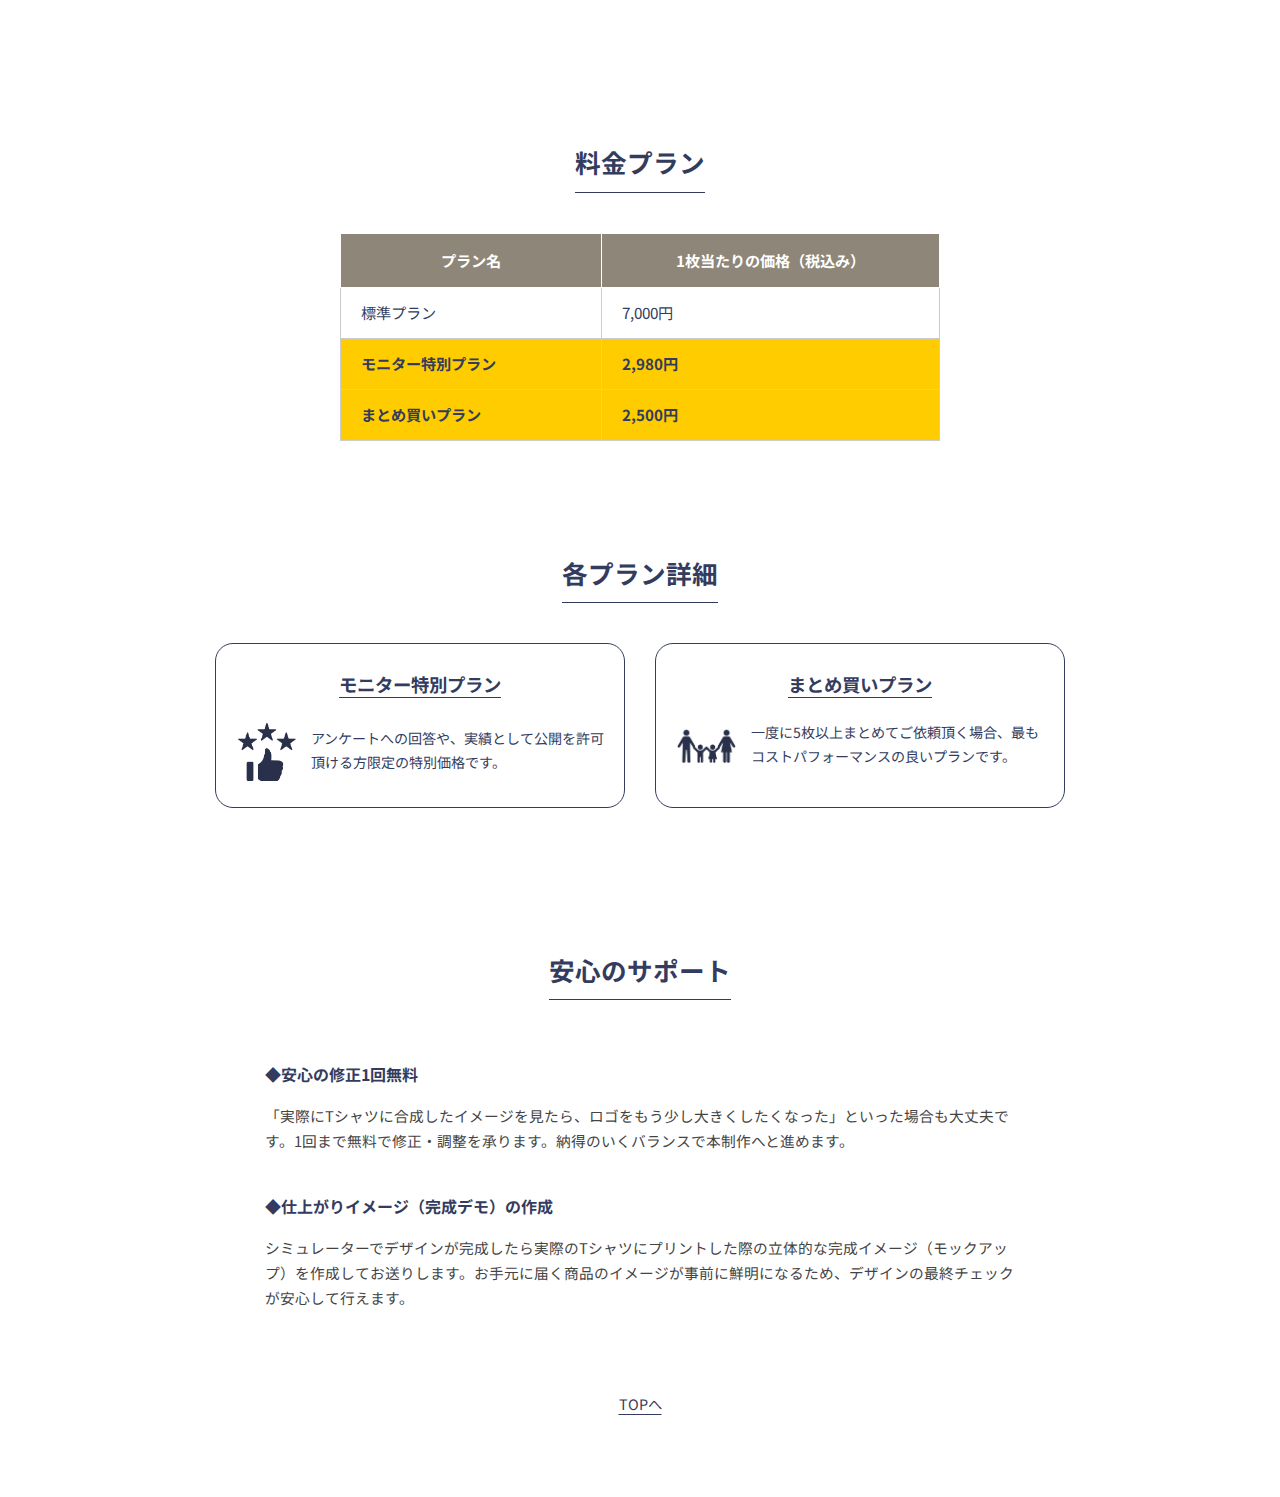
<file: Price/index.html>
<!DOCTYPE html>
<html lang="ja">
<head>
    <meta charset="UTF-8">
    <meta name="viewport" content="width=device-width, initial-scale=1.0">
    <title>料金プラン</title>
    <link rel="preconnect" href="https://fonts.googleapis.com">
    <link rel="preconnect" href="https://fonts.gstatic.com" crossorigin>
    <link href="https://fonts.googleapis.com/css2?family=Noto+Sans+JP:wght@400;700&display=swap" rel="stylesheet">
    <link rel="stylesheet" href="style.css">
</head>
<body>

    <main class="container">
        
        <section>
            <h2 class="section-title">料金プラン</h2>
            <table class="price-table">
                <thead>
                    <tr>
                        <th>プラン名</th>
                        <th>1枚当たりの価格（税込み）</th>
                    </tr>
                </thead>
                <tbody>
                    <tr>
                        <td>標準プラン</td>
                        <td>7,000円</td>
                    </tr>
                    <tr class="highlight">
                        <td>モニター特別プラン</td>
                        <td>2,980円</td>
                    </tr>
                    <tr class="highlight">
                        <td>まとめ買いプラン</td>
                        <td>2,500円</td>
                    </tr>
                </tbody>
            </table>
        </section>

        <section>
            <h2 class="section-title">各プラン詳細</h2>
            <div class="card-wrapper">
                <div class="detail-card">
                    <h3>モニター特別プラン</h3>
                    <div class="card-content">
                        <div class="card-icon">
                            <img src="images/icon - monitor.png" alt="モニターアイコン">
                        </div>
                        <p>アンケートへの回答や、実績として公開を許可頂ける方限定の特別価格です。</p>
                    </div>
                </div>
                <div class="detail-card">
                    <h3>まとめ買いプラン</h3>
                    <div class="card-content">
                        <div class="card-icon">
                            <img src="images/icon - family.png" alt="まとめ買いアイコン">
                        </div>
                        <p>一度に5枚以上まとめてご依頼頂く場合、最もコストパフォーマンスの良いプランです。</p>
                    </div>
                </div>
            </div>
        </section>

        <section>
            <h2 class="section-title">安心のサポート</h2>
            <div class="support-container">
                <div class="support-item">
                    <h4>◆安心の修正1回無料</h4>
                    <p>「実際にTシャツに合成したイメージを見たら、ロゴをもう少し大きくしたくなった」といった場合も大丈夫です。1回まで無料で修正・調整を承ります。納得のいくバランスで本制作へと進めます。</p>
                </div>
                <div class="support-item">
                    <h4>◆仕上がりイメージ（完成デモ）の作成</h4>
                    <p>シミュレーターでデザインが完成したら実際のTシャツにプリントした際の立体的な完成イメージ（モックアップ）を作成してお送りします。お手元に届く商品のイメージが事前に鮮明になるため、デザインの最終チェックが安心して行えます。</p>
                </div>
            </div>
        </section>

        <div class="footer">
            <a href="../TOP/" class="top-link">TOPへ</a>
        </div>

    </main>

</body>
</html>
</file>
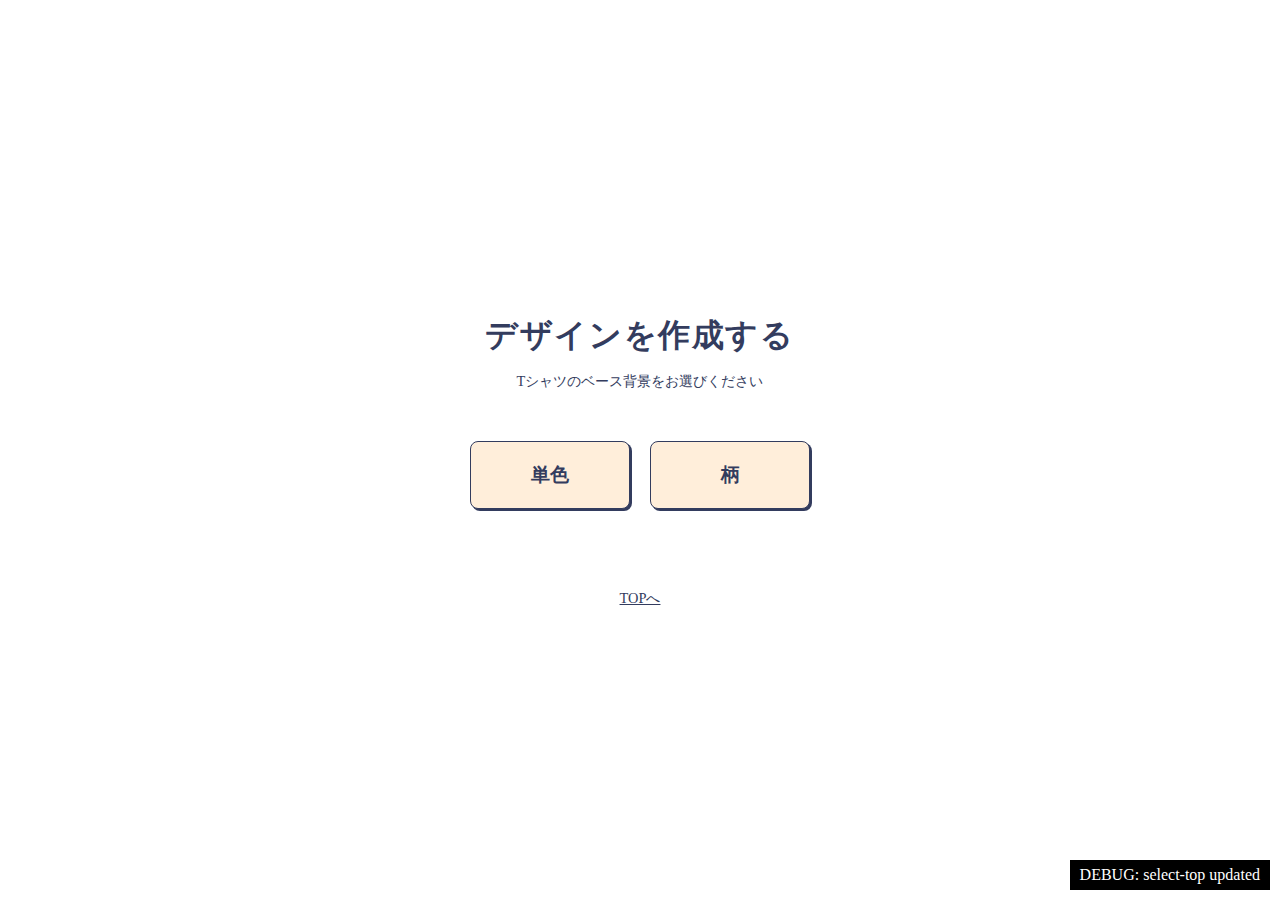
<file: select-top/index.html>
<!DOCTYPE html>
<html lang="ja">

<head>
    <meta charset="UTF-8">
    <meta name="viewport" content="width=device-width, initial-scale=1.0">
    <title>デザインを作成する</title>
    <link rel="stylesheet" href="style.css">
</head>

<body>

    <main class="container">
        <h1 class="title">デザインを作成する</h1>
        <p class="subtitle">Tシャツのベース背景をお選びください</p>

        <div class="button-group">
  <button type="button" class="choice-button" data-href="/lp/sub1/">単色</button>
  <button type="button" class="choice-button" data-href="/lp/sub2/">柄</button>
</div>


<script>
  console.log("choice-button script loaded");
  document.addEventListener('click', (e) => {
    const btn = e.target.closest('.choice-button');
    if (!btn) return;
    console.log("navigate to:", btn.dataset.href);
    window.location.assign(btn.dataset.href);
  }, true);
</script>

<!-- DEBUG: select-top index -->
<div style="position:fixed;bottom:10px;right:10px;background:#000;color:#fff;padding:6px 10px;z-index:99999;">
  DEBUG: select-top updated
</div>

<script>
  console.log("choice-button script loaded");

  document.addEventListener('click', (e) => {
    const btn = e.target.closest('.choice-button');
    if (!btn) return;

    console.log("navigate to:", btn.dataset.href);
    window.location.assign(btn.dataset.href);
  }, true);
</script>


        <a href="../TOP/" class="top-link">TOPへ</a>
    </main>

</body>

</html>
</file>
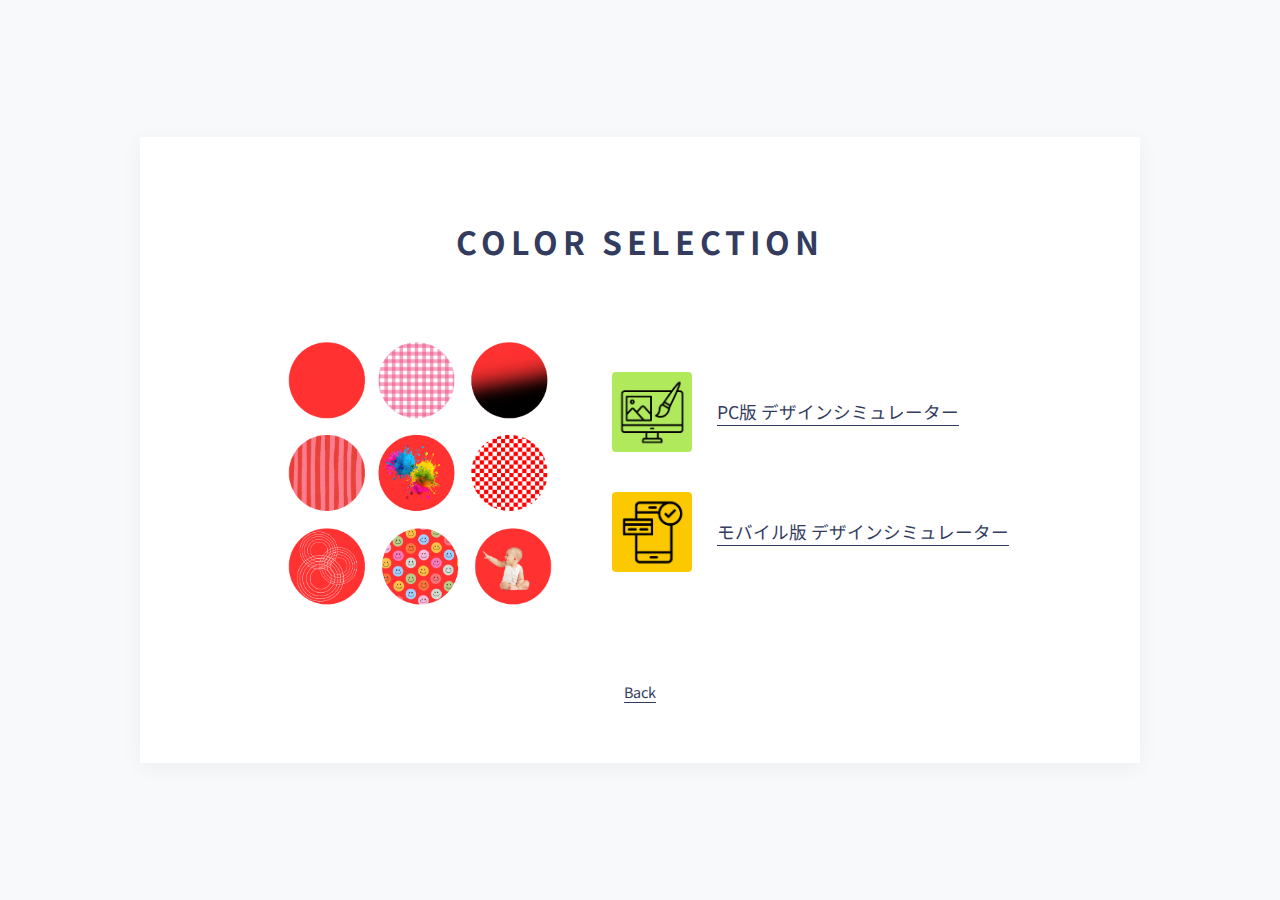
<file: sub1/index.html>
<!DOCTYPE html>
<html lang="ja">
<head>
    <meta charset="UTF-8">
    <meta name="viewport" content="width=device-width, initial-scale=1.0">
    <title>COLOR SELECTION</title>
    <link rel="preconnect" href="https://fonts.googleapis.com">
    <link rel="preconnect" href="https://fonts.gstatic.com" crossorigin>
    <link href="https://fonts.googleapis.com/css2?family=Noto+Sans+JP:wght@400;700&display=swap" rel="stylesheet">
    <link rel="stylesheet" href="style.css">
</head>
<body>

    <main class="container">
        <h1 class="title">COLOR SELECTION</h1>

        <div class="content-wrapper">
            <div class="pattern-grid">
                <div class="pattern-item"><img src="images/icon - 単色.png" alt="Pattern"></div>
            </div>

            <div class="simulator-options">
                <a href="#" class="simulator-link">
                    <img src="images/icon - pc.png" alt="PC版" class="icon">
                    <span>PC版 デザインシミュレーター</span>
                </a>
                <a href="#" class="simulator-link">
                    <img src="images/icon - mobile.png" alt="モバイル版" class="icon">
                    <span>モバイル版 デザインシミュレーター</span>
                </a>
            </div>
        </div>

        <div class="footer">
            <a href="../select-top/" class="back-link">Back</a>
        </div>
    </main>

</body>
</html>
</file>
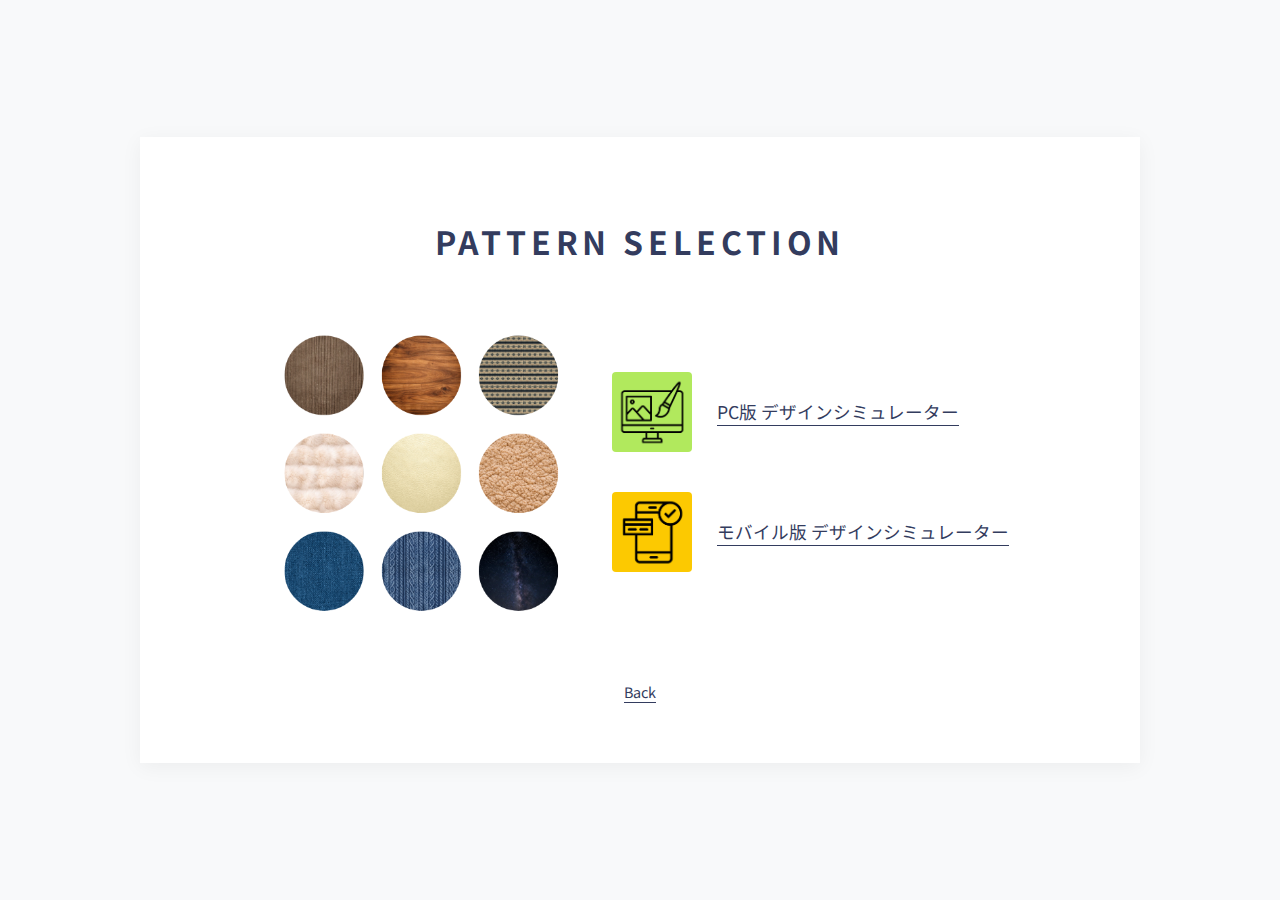
<file: sub2/index.html>
<!DOCTYPE html>
<html lang="ja">
<head>
    <meta charset="UTF-8">
    <meta name="viewport" content="width=device-width, initial-scale=1.0">
    <title>PATTERN SELECTION</title>
    <link rel="preconnect" href="https://fonts.googleapis.com">
    <link rel="preconnect" href="https://fonts.gstatic.com" crossorigin>
    <link href="https://fonts.googleapis.com/css2?family=Noto+Sans+JP:wght@400;700&display=swap" rel="stylesheet">
    <link rel="stylesheet" href="style.css">
</head>
<body>

    <main class="container">
        <h1 class="title">PATTERN SELECTION</h1>

        <div class="content-wrapper">
            <div class="pattern-grid">
                <div class="pattern-item"><img src="images/icon - 柄.png" alt="Pattern"></div>
            </div>

            <div class="simulator-options">
                <a href="#" class="simulator-link">
                    <img src="images/icon - pc.png" alt="PC版" class="icon">
                    <span>PC版 デザインシミュレーター</span>
                </a>
                <a href="#" class="simulator-link">
                    <img src="images/icon - mobile.png" alt="モバイル版" class="icon">
                    <span>モバイル版 デザインシミュレーター</span>
                </a>
            </div>
        </div>

        <div class="footer">
            <a href="../select-top/" class="back-link">Back</a>
        </div>
    </main>

</body>
</html>
</file>
<file: Price/style.css>
/* 全体の基本設定 */
body {
    margin: 0;
    padding: 0;
    font-family: 'Noto Sans JP', sans-serif;
    background-color: #ffffff;
    color: #333c5e; /* メインの濃いネイビーグレー */
    line-height: 1.7;
}

.container {
    max-width: 850px;
    margin: 80px auto;
    padding: 0 30px;
    text-align: center;
}

/* 見出しのデザイン */
.section-title {
    display: inline-block;
    font-size: 1.6rem;
    font-weight: 700;
    margin-bottom: 40px;
    margin-top: 60px;
    position: relative;
    padding-bottom: 8px;
    border-bottom: 1.5px solid #333c5e; /* アンダーライン */
}

/* --- 料金テーブル --- */
.price-table {
    width: 100%;
    max-width: 600px;
    margin: 0 auto 50px;
    border-collapse: collapse;
    font-size: 0.95rem;
}

.price-table th {
    background-color: #8e8678; /* ヘッダーのベージュグレー */
    color: #ffffff;
    padding: 14px;
    font-weight: 700;
    border: 1px solid #ffffff;
}

.price-table td {
    border: 1px solid #cccccc;
    padding: 12px;
    text-align: left;
    padding-left: 20px;
}

/* 黄色の強調行 */
.price-table tr.highlight {
    background-color: #ffcc00;
    font-weight: 700;
}

/* --- カードレイアウト --- */
.card-wrapper {
    display: flex;
    justify-content: center;
    gap: 30px;
    margin-bottom: 80px;
}

.detail-card {
    flex: 1;
    border: 1.5px solid #333c5e;
    border-radius: 18px; /* 大きめの角丸 */
    padding: 25px 20px;
    display: flex;
    flex-direction: column;
}

.detail-card h3 {
    font-size: 1.15rem;
    font-weight: 700;
    margin-top: 0;
    margin-bottom: 20px;
    text-decoration: underline;
    text-underline-offset: 5px;
}

.card-content {
    display: flex;
    align-items: center;
    gap: 15px;
    text-align: left;
}

.card-icon {
    flex: 0 0 60px; /* アイコン幅固定 */
}

.card-icon img {
    width: 100%;
    height: auto;
    display: block;
}

.card-content p {
    font-size: 0.88rem;
    margin: 0;
}

/* --- サポートセクション --- */
.support-container {
    text-align: left;
    max-width: 750px;
    margin: 0 auto 80px;
}

.support-item {
    margin-bottom: 40px;
}

.support-item h4 {
    font-size: 1rem;
    font-weight: 700;
    margin-bottom: 12px;
}

.support-item p {
    font-size: 0.92rem;
    color: #444;
}

/* --- フッターリンク --- */
.footer {
    margin-top: 50px;
}

.top-link {
    color: #333c5e;
    font-size: 0.9rem;
    text-decoration: underline;
    text-underline-offset: 4px;
}

/* --- モバイル対応 --- */
@media (max-width: 700px) {
    .card-wrapper {
        flex-direction: column;
        align-items: center;
    }
    
    .detail-card {
        width: 100%;
        max-width: 400px;
    }

    .price-table td, .price-table th {
        font-size: 0.85rem;
        padding: 10px;
    }
}
</file>
<file: select-top/style.css>
/* 全体のリセットと背景設定 */
body {
    margin: 0;
    padding: 0;
    font-family: font-family: 'Noto Sans JP', sans-serif;
    background-color: #ffffff;
    display: flex;
    justify-content: center;
    align-items: center;
    height: 100vh;
    color: #333c5e; /* メインの文字色 */
}

.container {
    text-align: center;
    width: 90%;
    max-width: 600px;
}

/* タイトル部分 */
.title {
    font-size: 2rem;
    font-weight: bold;
    margin-bottom: 10px;
    letter-spacing: 0.05em;
}

.subtitle {
    font-size: 0.9rem;
    margin-bottom: 50px;
}

/* ボタンのレイアウト */
.button-group {
    display: flex;
    justify-content: center;
    gap: 20px; /* ボタン間の距離 */
    margin-bottom: 80px;
}

/* ボタンのデザイン */
.choice-button {
    background-color: #ffeeda; /* 薄いベージュ色 */
    border: 1px solid #333c5e;
    border-radius: 8px;
    padding: 20px 60px;
    font-size: 1.2rem;
    font-weight: bold;
    color: #333c5e;
    cursor: pointer;
    box-shadow: 2px 2px 0px #333c5e; /* 下の影（立体感） */
    transition: all 0.2s ease;
    min-width: 160px;
}

/* ボタンホバー時 */
.choice-button:hover {
    background-color: #ffdcb3;
    transform: translateY(-2px);
    box-shadow: 4px 4px 0px #333c5e;
}

/* クリックした時の沈み込み */
.choice-button:active {
    transform: translateY(2px);
    box-shadow: 0px 0px 0px #333c5e;
}

/* TOPへリンク */
.top-link {
    color: #333c5e;
    text-decoration: underline;
    font-size: 0.9rem;
}

/* スマホ対応：ボタンを縦に並べる場合 */
@media (max-width: 480px) {
    .button-group {
        flex-direction: column;
        align-items: center;
    }
    .choice-button {
        width: 100%;
    }
}
</file>
<file: sub1/style.css>
body {
    margin: 0;
    padding: 0;
    font-family: 'Noto Sans JP', sans-serif;
    background-color: #f8f9fa;
    color: #333c5e;
    display: flex;
    justify-content: center;
    align-items: center;
    min-height: 100vh;
}

.container {
    background-color: #ffffff;
    width: 95%;
    max-width: 1000px;
    padding: 60px 40px;
    box-sizing: border-box;
    box-shadow: 0 4px 20px rgba(0,0,0,0.05);
    text-align: center;
}

.title {
    font-size: 2rem;
    font-weight: 700;
    letter-spacing: 0.15em;
    margin-bottom: 60px;
}

/* メインコンテンツの横並び */
.content-wrapper {
    display: flex;
    /* 中央寄せから左寄せに変更し、マージンで位置を制御 */
    justify-content: flex-start; 
    align-items: center;
    /* 全体を中央に寄せるための外枠調整 */
    padding-left: 10%; 
    gap: 40px; /* 隙間を 80px から 40px に狭めて右へ寄せました */
    margin-bottom: 60px;
}

/* 左側の画像エリア */
.pattern-grid {
    flex: 0 1 300px; /* 勝手に広がらないように調整 */
    /* 左側にオートマージンを入れることで右に押し出します */
    margin-left: auto; 
}

.pattern-grid img {
    width: 100%;
    height: auto;
    display: block;
}

/* 右側のリンクエリア */
.simulator-options {
    flex: 1;
    display: flex;
    flex-direction: column;
    gap: 40px;
    text-align: left;
    /* 右側が広がりすぎないように制限 */
    margin-right: auto; 
}

.simulator-link {
    display: flex;
    align-items: center;
    text-decoration: none;
    color: #333c5e;
    transition: opacity 0.2s;
}

.simulator-link:hover {
    opacity: 0.7;
}

.simulator-link .icon {
    width: 80px;
    height: 80px;
    margin-right: 25px;
    border-radius: 4px; /* アイコン画像自体の角丸 */
}

.simulator-link span {
    font-size: 1.1rem;
    font-weight: 400;
    text-decoration: underline;
    text-underline-offset: 6px;
}

/* フッター */
.footer {
    margin-top: 40px;
}

.back-link {
    color: #333c5e;
    text-decoration: underline;
    font-size: 0.9rem;
    text-underline-offset: 4px;
}

/* スマホ対応 */
@media (max-width: 850px) {
    .content-wrapper {
        flex-direction: column;
        gap: 50px;
    }

    .simulator-options {
        align-items: center;
        text-align: center;
    }

    .simulator-link {
        flex-direction: column;
        gap: 10px;
    }

    .simulator-link .icon {
        margin-right: 0;
    }
}
</file>
<file: sub2/style.css>
body {
    margin: 0;
    padding: 0;
    font-family: 'Noto Sans JP', sans-serif;
    background-color: #f8f9fa;
    color: #333c5e;
    display: flex;
    justify-content: center;
    align-items: center;
    min-height: 100vh;
}

.container {
    background-color: #ffffff;
    width: 95%;
    max-width: 1000px;
    padding: 60px 40px;
    box-sizing: border-box;
    box-shadow: 0 4px 20px rgba(0,0,0,0.05);
    text-align: center;
}

.title {
    font-size: 2rem;
    font-weight: 700;
    letter-spacing: 0.15em;
    margin-bottom: 60px;
}

/* メインコンテンツの横並び */
.content-wrapper {
    display: flex;
    /* 中央寄せから左寄せに変更し、マージンで位置を制御 */
    justify-content: flex-start; 
    align-items: center;
    /* 全体を中央に寄せるための外枠調整 */
    padding-left: 10%; 
    gap: 40px; /* 隙間を 80px から 40px に狭めて右へ寄せました */
    margin-bottom: 60px;
}

/* 左側の画像エリア */
.pattern-grid {
    flex: 0 1 300px; /* 勝手に広がらないように調整 */
    /* 左側にオートマージンを入れることで右に押し出します */
    margin-left: auto; 
}

.pattern-grid img {
    width: 100%;
    height: auto;
    display: block;
}

/* 右側のリンクエリア */
.simulator-options {
    flex: 1;
    display: flex;
    flex-direction: column;
    gap: 40px;
    text-align: left;
    /* 右側が広がりすぎないように制限 */
    margin-right: auto; 
}

.simulator-link {
    display: flex;
    align-items: center;
    text-decoration: none;
    color: #333c5e;
    transition: opacity 0.2s;
}

.simulator-link:hover {
    opacity: 0.7;
}

.simulator-link .icon {
    width: 80px;
    height: 80px;
    margin-right: 25px;
    border-radius: 4px; /* アイコン画像自体の角丸 */
}

.simulator-link span {
    font-size: 1.1rem;
    font-weight: 400;
    text-decoration: underline;
    text-underline-offset: 6px;
}

/* フッター */
.footer {
    margin-top: 40px;
}

.back-link {
    color: #333c5e;
    text-decoration: underline;
    font-size: 0.9rem;
    text-underline-offset: 4px;
}

/* スマホ対応 */
@media (max-width: 850px) {
    .content-wrapper {
        flex-direction: column;
        gap: 50px;
    }

    .simulator-options {
        align-items: center;
        text-align: center;
    }

    .simulator-link {
        flex-direction: column;
        gap: 10px;
    }

    .simulator-link .icon {
        margin-right: 0;
    }
}
</file>
